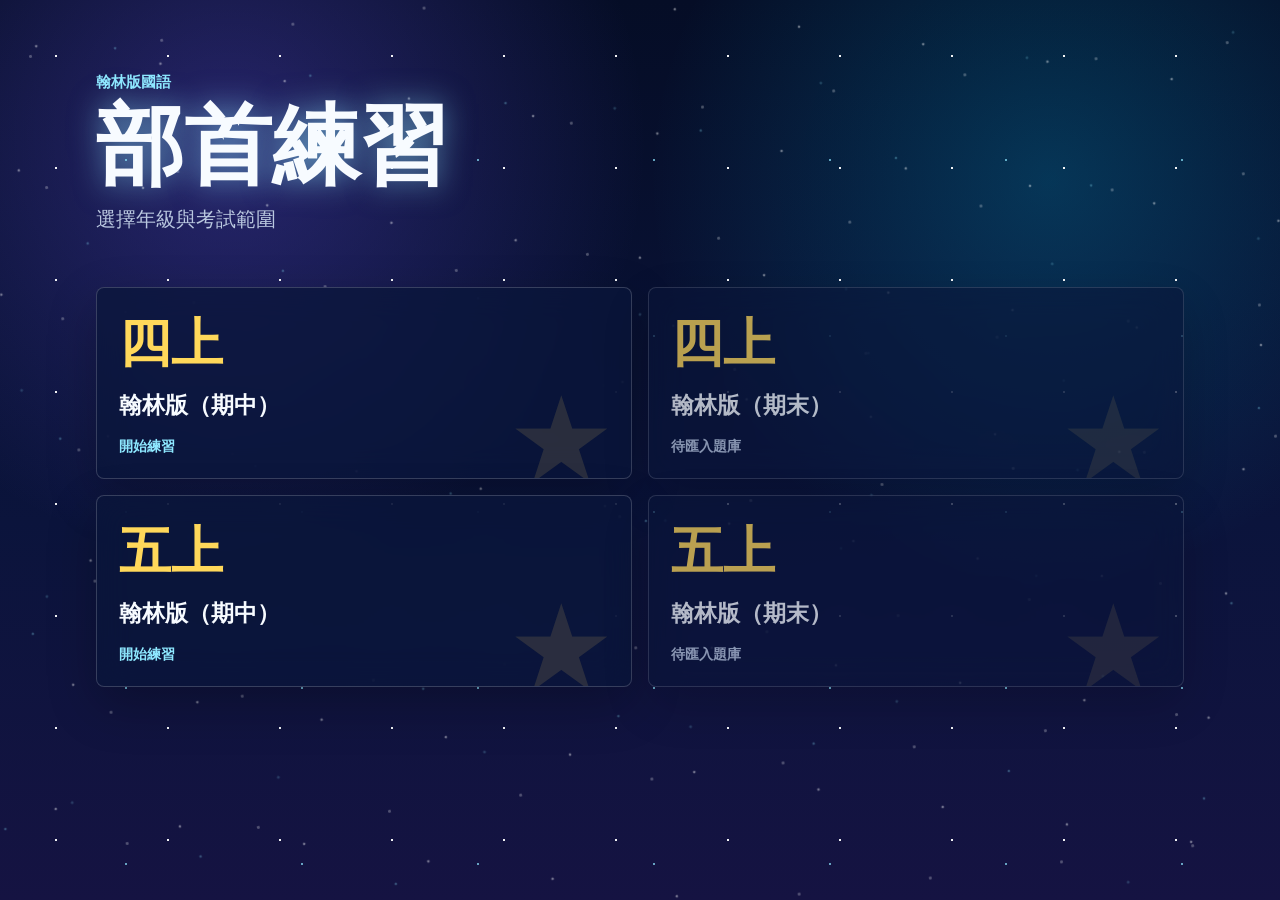
<file: index.html>
<!doctype html>
<html lang="zh-Hant">
  <head>
    <meta charset="UTF-8" />
    <meta name="viewport" content="width=device-width, initial-scale=1.0" />
    <title>部首練習｜選擇版本</title>
    <link rel="stylesheet" href="styles.css" />
  </head>
  <body>
    <div class="star-field" aria-hidden="true"></div>

    <main class="version-home">
      <header class="home-header">
        <p class="eyebrow">翰林版國語</p>
        <h1>部首練習</h1>
        <p class="subtitle">選擇年級與考試範圍</p>
      </header>

      <section class="version-grid" aria-label="版本選擇">
        <button class="version-card ready" type="button" data-href="versions/grade4-hanlin-midterm/index.html">
          <span class="grade-mark">四上</span>
          <span class="version-name">翰林版（期中）</span>
          <span class="version-status">開始練習</span>
        </button>

        <button class="version-card pending" type="button" data-version="四上翰林版（期末）">
          <span class="grade-mark">四上</span>
          <span class="version-name">翰林版（期末）</span>
          <span class="version-status">待匯入題庫</span>
        </button>

        <button class="version-card ready" type="button" data-href="versions/grade5-hanlin-midterm/index.html">
          <span class="grade-mark">五上</span>
          <span class="version-name">翰林版（期中）</span>
          <span class="version-status">開始練習</span>
        </button>

        <button class="version-card pending" type="button" data-version="五上翰林版（期末）">
          <span class="grade-mark">五上</span>
          <span class="version-name">翰林版（期末）</span>
          <span class="version-status">待匯入題庫</span>
        </button>
      </section>
    </main>

    <dialog id="pendingDialog">
      <div class="dialog-star" aria-hidden="true">★</div>
      <h2 id="dialogTitle">題庫尚未匯入</h2>
      <p>這個版本的入口已建立，加入生字資料後就能開始遊戲。</p>
      <button id="dialogClose" type="button">知道了</button>
    </dialog>

    <script src="app.js"></script>
  </body>
</html>
</file>
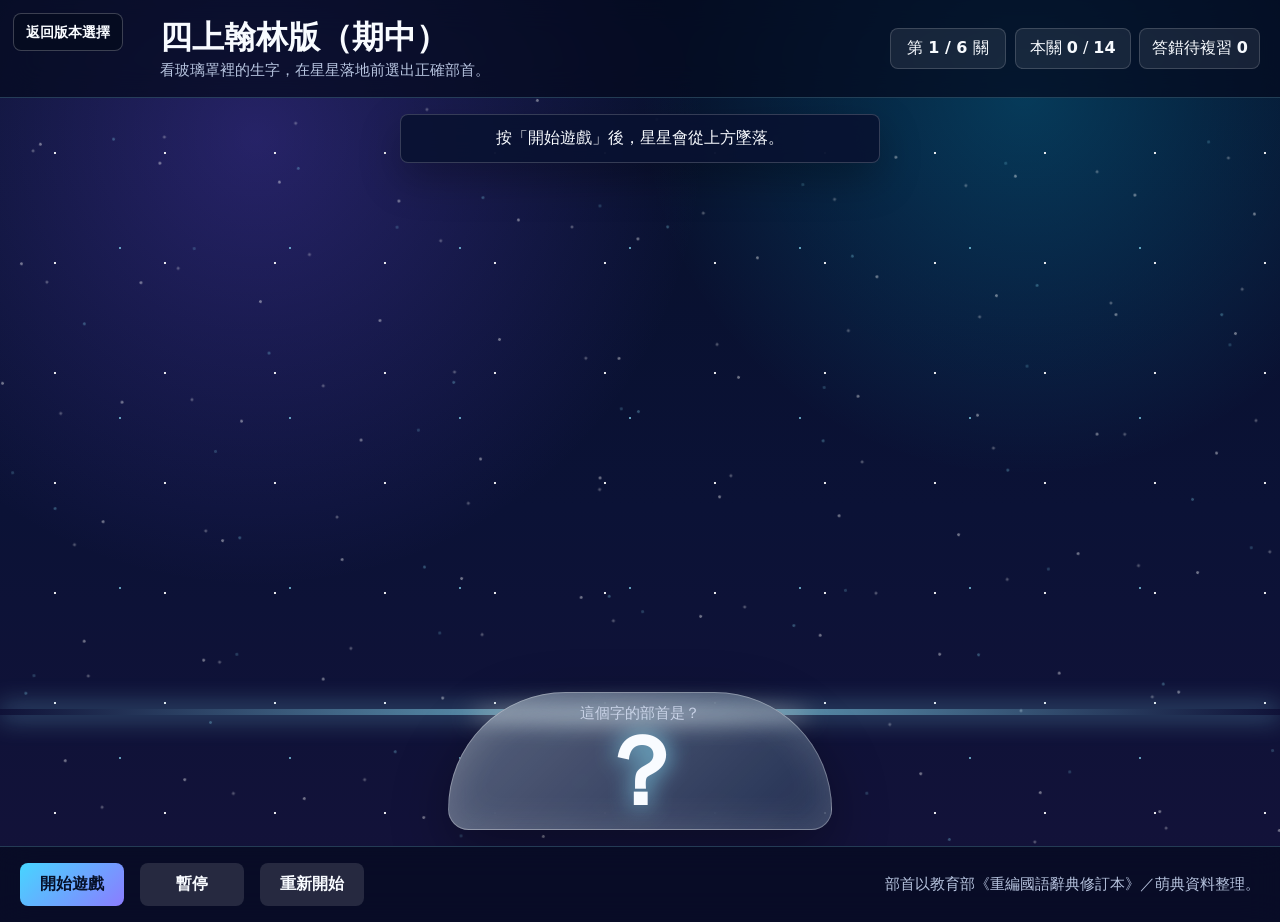
<file: versions/grade4-hanlin-midterm/index.html>
<!doctype html>
<html lang="zh-Hant">
  <head>
    <meta charset="UTF-8" />
    <meta name="viewport" content="width=device-width, initial-scale=1.0" />
    <title>四上翰林版（期中）</title>
    <link rel="stylesheet" href="styles.css?v=20261024-3" />
  </head>
  <body>
    <a class="home-link" href="../../index.html">返回版本選擇</a>
    <div class="game-shell">
      <header class="topbar">
        <div>
          <h1>四上翰林版（期中）</h1>
          <p>看玻璃罩裡的生字，在星星落地前選出正確部首。</p>
        </div>
        <div class="status-strip">
          <span>第 <b id="levelNow">1</b> 關</span>
          <span>本關 <b id="levelProgress">0</b> / <b id="levelTotal">0</b></span>
          <span>答錯待複習 <b id="missCount">0</b></span>
        </div>
      </header>
      <main class="sky">
        <div class="star-field" aria-hidden="true"></div>
        <section class="play-area" aria-label="部首選擇遊戲">
          <div class="message hidden" id="message"></div>
          <div class="fall-zone" id="fallZone"></div>
          <div class="ground-line"></div>
          <div class="word-dome">
            <div class="dome-glow"></div>
            <div class="target-label">這個字的部首是？</div>
            <div class="target-word" id="targetWord">？</div>
          </div>
        </section>
      </main>
      <footer class="controlbar">
        <button id="startButton" type="button">開始遊戲</button>
        <button id="pauseButton" type="button">暫停</button>
        <button id="restartButton" type="button">重新開始</button>
        <span id="sourceNote"></span>
      </footer>
    </div>
    <div class="level-overlay hidden" id="levelOverlay"><div class="big-like">讚</div></div>
    <div class="final-overlay hidden" id="finalOverlay">
      <div class="like-ring"><span>讚</span><span>讚</span><span>讚</span><span>讚</span><span>讚</span><span>讚</span></div>
      <div class="gold-star">★</div>
      <h2>全部過關</h2>
    </div>
    <script src="app.js?v=20261024-3"></script>
  </body>
</html>
</file>
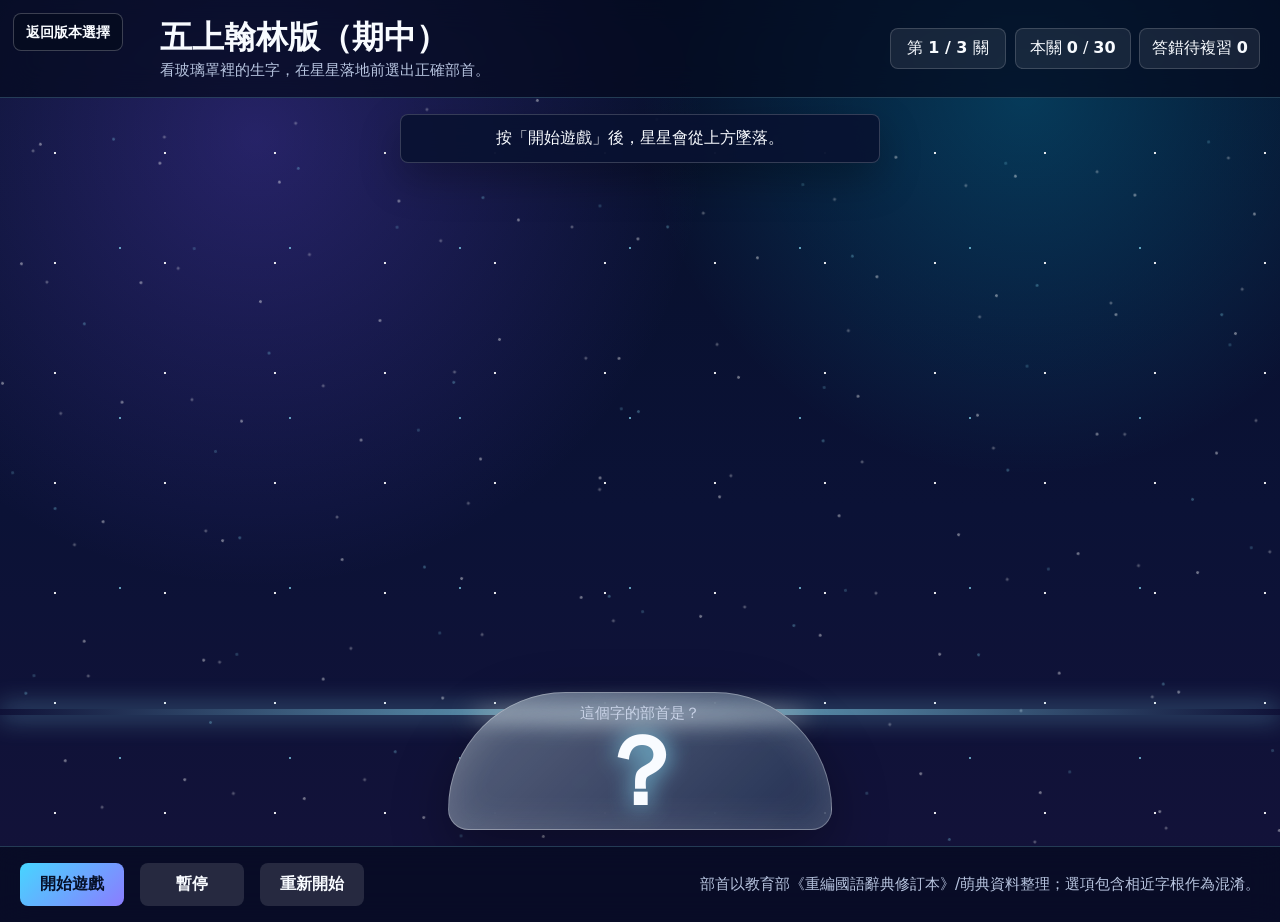
<file: versions/grade5-hanlin-midterm/index.html>
<!doctype html>
<html lang="zh-Hant">
  <head>
    <meta charset="UTF-8" />
    <meta name="viewport" content="width=device-width, initial-scale=1.0" />
    <title>五上翰林版（期中）｜部首練習</title>
    <link rel="stylesheet" href="styles.css?v=20261024-3" />
  </head>
  <body>
    <a class="home-link" href="../../index.html">返回版本選擇</a>
    <div class="game-shell">
      <header class="topbar">
        <div>
          <h1>五上翰林版（期中）</h1>
          <p>看玻璃罩裡的生字，在星星落地前選出正確部首。</p>
        </div>
        <div class="status-strip">
          <span>第 <b id="levelNow">1</b> 關</span>
          <span>本關 <b id="levelProgress">0</b> / <b id="levelTotal">0</b></span>
          <span>答錯待複習 <b id="missCount">0</b></span>
        </div>
      </header>
      <main class="sky">
        <div class="star-field" aria-hidden="true"></div>
        <section class="play-area" aria-label="部首選擇遊戲">
          <div class="message hidden" id="message"></div>
          <div class="fall-zone" id="fallZone"></div>
          <div class="ground-line"></div>
          <div class="word-dome">
            <div class="dome-glow"></div>
            <div class="target-label">這個字的部首是？</div>
            <div class="target-word" id="targetWord">？</div>
          </div>
        </section>
      </main>
      <footer class="controlbar">
        <button id="startButton" type="button">開始遊戲</button>
        <button id="pauseButton" type="button">暫停</button>
        <button id="restartButton" type="button">重新開始</button>
        <span id="sourceNote"></span>
      </footer>
    </div>
    <div class="level-overlay hidden" id="levelOverlay"><div class="big-like">讚</div></div>
    <div class="final-overlay hidden" id="finalOverlay">
      <div class="like-ring"><span>讚</span><span>讚</span><span>讚</span><span>讚</span><span>讚</span><span>讚</span></div>
      <div class="gold-star">★</div>
      <h2>全部過關</h2>
    </div>
    <script src="app.js?v=20261024-3"></script>
  </body>
</html>
</file>
<file: styles.css>
:root {
  color-scheme: dark;
  font-family: "Microsoft JhengHei", "Noto Sans TC", system-ui, sans-serif;
  --ink: #f7fbff;
  --muted: #b9c7df;
  --cyan: #8ee8ff;
  --gold: #ffd85a;
  --panel: rgba(10, 22, 58, 0.74);
}

* {
  box-sizing: border-box;
}

body {
  margin: 0;
  min-height: 100vh;
  overflow-x: hidden;
  color: var(--ink);
  background:
    radial-gradient(circle at 18% 16%, rgba(114, 89, 255, 0.3), transparent 26rem),
    radial-gradient(circle at 82% 20%, rgba(0, 190, 235, 0.22), transparent 25rem),
    linear-gradient(180deg, #050d26 0%, #0b143c 58%, #151342 100%);
}

button {
  font: inherit;
}

.star-field,
.star-field::before,
.star-field::after {
  position: fixed;
  inset: 0;
  pointer-events: none;
  content: "";
  background-image:
    radial-gradient(circle, rgba(255, 255, 255, 0.95) 0 1px, transparent 1.5px),
    radial-gradient(circle, rgba(142, 232, 255, 0.68) 0 1px, transparent 1.5px);
  background-position: 0 0, 38px 72px;
  background-size: 112px 112px, 176px 176px;
  animation: twinkle 4.5s ease-in-out infinite alternate;
}

.star-field::before {
  opacity: 0.42;
  transform: rotate(8deg) scale(1.12);
}

.star-field::after {
  opacity: 0.28;
  transform: rotate(-7deg) scale(1.18);
}

.version-home {
  position: relative;
  z-index: 1;
  width: min(68rem, calc(100% - 2rem));
  margin: 0 auto;
  padding: clamp(2.5rem, 8vh, 6rem) 0 3rem;
}

.home-header {
  margin-bottom: clamp(2rem, 6vh, 4rem);
}

.eyebrow {
  margin: 0 0 0.55rem;
  color: var(--cyan);
  font-size: 0.95rem;
  font-weight: 800;
}

h1 {
  margin: 0;
  font-size: clamp(2.5rem, 7vw, 5.5rem);
  line-height: 1;
  letter-spacing: 0;
  text-shadow: 0 0 30px rgba(142, 232, 255, 0.55);
}

.subtitle {
  margin: 1rem 0 0;
  color: var(--muted);
  font-size: clamp(1rem, 2vw, 1.25rem);
}

.version-grid {
  display: grid;
  grid-template-columns: repeat(2, minmax(0, 1fr));
  gap: 1rem;
}

.version-card {
  position: relative;
  display: grid;
  min-height: 12rem;
  padding: 1.35rem;
  overflow: hidden;
  border: 1px solid rgba(255, 255, 255, 0.18);
  border-radius: 8px;
  background: var(--panel);
  color: var(--ink);
  text-align: left;
  box-shadow: 0 18px 50px rgba(0, 0, 0, 0.24);
  backdrop-filter: blur(16px);
  cursor: pointer;
  transition: transform 180ms ease, border-color 180ms ease, background 180ms ease;
}

.version-card::after {
  position: absolute;
  right: 1rem;
  bottom: -1.45rem;
  color: rgba(255, 216, 90, 0.13);
  content: "★";
  font-size: 7.5rem;
  line-height: 1;
}

.version-card:hover,
.version-card:focus-visible {
  border-color: rgba(142, 232, 255, 0.78);
  background: rgba(17, 40, 85, 0.88);
  outline: none;
  transform: translateY(-4px);
}

.version-card.pending {
  opacity: 0.72;
}

.grade-mark {
  color: var(--gold);
  font-size: clamp(2rem, 5vw, 3.25rem);
  font-weight: 950;
}

.version-name {
  align-self: end;
  font-size: clamp(1.1rem, 2.5vw, 1.45rem);
  font-weight: 800;
}

.version-status {
  z-index: 1;
  align-self: end;
  width: max-content;
  margin-top: 0.65rem;
  color: var(--cyan);
  font-size: 0.9rem;
  font-weight: 700;
}

.pending .version-status {
  color: var(--muted);
}

dialog {
  width: min(26rem, calc(100% - 2rem));
  padding: 1.5rem;
  border: 1px solid rgba(142, 232, 255, 0.4);
  border-radius: 8px;
  background: #0d1940;
  color: var(--ink);
  box-shadow: 0 24px 80px rgba(0, 0, 0, 0.55);
  text-align: center;
}

dialog::backdrop {
  background: rgba(2, 6, 22, 0.72);
  backdrop-filter: blur(5px);
}

dialog h2 {
  margin: 0.45rem 0 0.65rem;
}

dialog p {
  margin: 0 0 1.25rem;
  color: var(--muted);
  line-height: 1.7;
}

.dialog-star {
  color: var(--gold);
  font-size: 3.5rem;
  text-shadow: 0 0 22px rgba(255, 216, 90, 0.75);
}

#dialogClose {
  min-width: 7rem;
  padding: 0.7rem 1rem;
  border: 0;
  border-radius: 8px;
  background: linear-gradient(135deg, #64dcff, #a697ff);
  color: #07122e;
  font-weight: 900;
  cursor: pointer;
}

@keyframes twinkle {
  from { opacity: 0.68; }
  to { opacity: 1; }
}

@media (max-width: 680px) {
  .version-home {
    padding-top: 2.25rem;
  }

  .version-grid {
    grid-template-columns: 1fr;
  }

  .version-card {
    min-height: 9.5rem;
  }
}

@media (prefers-reduced-motion: reduce) {
  .star-field,
  .star-field::before,
  .star-field::after {
    animation: none;
  }

  .version-card {
    transition: none;
  }
}
</file>
<file: versions/grade4-hanlin-midterm/styles.css>
:root { color-scheme: dark; --ink:#f8fbff; --muted:#b7c4df; --cyan:#8ee8ff; --gold:#ffd85a; --danger:#ff6270; }
* { box-sizing: border-box; } body { margin:0; min-height:100vh; color:var(--ink); font-family:"Microsoft JhengHei","Noto Sans TC",system-ui,sans-serif; background:radial-gradient(circle at 20% 15%,rgba(118,82,255,.28),transparent 28rem),radial-gradient(circle at 80% 10%,rgba(0,209,255,.22),transparent 24rem),linear-gradient(180deg,#061029 0%,#0b1236 55%,#14123a 100%); overflow:hidden; } button { border:0; color:inherit; font:inherit; cursor:pointer; } h1,h2,p { margin:0; }
.game-shell { display:grid; grid-template-rows:auto 1fr auto; min-height:100vh; }
.topbar,.controlbar { position:relative; z-index:5; display:flex; align-items:center; justify-content:space-between; gap:1rem; padding:1rem 1.25rem; background:rgba(5,11,31,.72); border-bottom:1px solid rgba(142,232,255,.22); backdrop-filter:blur(16px); }
.home-link { position:fixed; top:.8rem; left:.8rem; z-index:12; padding:.55rem .75rem; border:1px solid rgba(255,255,255,.22); border-radius:8px; background:rgba(5,11,31,.82); color:var(--ink); font-size:.9rem; font-weight:700; text-decoration:none; backdrop-filter:blur(12px); }
.home-link:hover,.home-link:focus-visible { border-color:var(--cyan); outline:none; box-shadow:0 0 18px rgba(142,232,255,.34); } .topbar { padding-left:10rem; }
.topbar h1 { font-size:clamp(1.35rem,3vw,2rem); } .topbar p,#sourceNote { color:var(--muted); font-size:.95rem; }
.status-strip { display:flex; flex-wrap:wrap; justify-content:flex-end; gap:.55rem; } .status-strip span { min-width:7.25rem; padding:.55rem .7rem; border:1px solid rgba(255,255,255,.16); border-radius:8px; background:rgba(255,255,255,.08); text-align:center; }
.sky { position:relative; overflow:hidden; } .star-field,.star-field:before,.star-field:after { position:absolute; inset:0; content:""; background-image:radial-gradient(circle,rgba(255,255,255,.9) 0 1px,transparent 1.5px),radial-gradient(circle,rgba(142,232,255,.65) 0 1px,transparent 1.5px); background-position:0 0,35px 65px; background-size:110px 110px,170px 170px; animation:twinkle 4s ease-in-out infinite alternate; }
.star-field:before { opacity:.45; transform:rotate(9deg) scale(1.1); } .star-field:after { opacity:.3; transform:rotate(-6deg) scale(1.2); }
.play-area { position:relative; height:calc(100vh - 9.5rem); min-height:34rem; overflow:hidden; } .fall-zone { position:absolute; inset:0 0 8.5rem; z-index:2; }
.ground-line { position:absolute; right:0; bottom:8.2rem; left:0; z-index:3; height:.35rem; background:linear-gradient(90deg,transparent,rgba(142,232,255,.75),transparent); box-shadow:0 0 26px rgba(142,232,255,.8); }
.word-dome { position:absolute; bottom:1rem; left:50%; z-index:4; display:grid; width:min(24rem,calc(100vw - 2rem)); height:8.6rem; place-items:center; transform:translateX(-50%); border:1px solid rgba(255,255,255,.36); border-radius:8rem 8rem 1.4rem 1.4rem; background:linear-gradient(135deg,rgba(255,255,255,.28),rgba(255,255,255,.05)),rgba(32,55,90,.55); box-shadow:inset 0 0 38px rgba(255,255,255,.16),0 18px 55px rgba(0,0,0,.36); backdrop-filter:blur(10px); }
.dome-glow { position:absolute; inset:.6rem 1.2rem auto; height:1.5rem; border-radius:50%; background:rgba(255,255,255,.35); filter:blur(10px); } .target-label { align-self:end; color:var(--muted); font-size:.95rem; } .target-word { align-self:start; font-size:clamp(3.5rem,11vw,6rem); font-weight:900; line-height:1; text-shadow:0 0 24px rgba(142,232,255,.95); }
.falling-star { position:absolute; top:-6rem; z-index:4; display:grid; place-items:center; aspect-ratio:1; clip-path:polygon(50% 0%,61% 33%,96% 34%,68% 55%,79% 90%,50% 69%,21% 90%,32% 55%,4% 34%,39% 33%); background:radial-gradient(circle at 35% 28%,#fff8bd 0 14%,var(--gold) 15% 48%,#f5a623 72%,#be6d00 100%); width:var(--w); margin-left:calc(var(--w) / -2); color:#271700; font-size:2.45rem; font-weight:900; filter:drop-shadow(0 0 24px rgba(255,216,90,.75)); animation-name:fall; animation-timing-function:linear; animation-fill-mode:forwards; }
.falling-star.small{--w:6.36rem}.falling-star.medium{--w:7.44rem}.falling-star.large{--w:8.64rem}.falling-star.wide{--w:8.16rem}.falling-star:hover,.falling-star:focus-visible{outline:3px solid #fff; transform:scale(1.08)} .falling-star.correct{background:radial-gradient(circle at 35% 28%,#fff 0 14%,#80ffb8 15% 52%,#18b875 76%)} .falling-star.wrong{background:radial-gradient(circle at 35% 28%,#fff 0 14%,#ff91a4 15% 52%,#e33b50 76%)}
.answer-reveal { width:13rem!important; margin-left:0; animation:none!important; transform:translate(-50%,-50%); transition:all .35s ease; } .fade-away { opacity:0; pointer-events:none; transition:opacity .28s ease; }
.falling-star.exploded { opacity:0; transition:none; } .explosion { position:absolute; z-index:6; width:0; height:0; pointer-events:none; } .explosion span { position:absolute; top:0; left:0; border-radius:50%; }
.explosion .blast { width:9rem; height:9rem; margin:-4.5rem 0 0 -4.5rem; background:radial-gradient(circle,#fff 0 12%,#fff3a0 22%,#ffb02e 45%,rgba(255,80,40,.75) 62%,transparent 72%); animation:blast .75s ease-out forwards; } .explosion .shockwave { width:3rem; height:3rem; margin:-1.5rem 0 0 -1.5rem; border:.3rem solid rgba(255,230,140,.9); animation:shockwave .7s ease-out forwards; }
.explosion .spark { width:.7rem; height:.7rem; margin:-.35rem 0 0 -.35rem; background:#fff2a6; box-shadow:0 0 12px #ffb02e; animation:spark .8s ease-out forwards; } .play-area.shake { animation:shake .45s ease-in-out; }
.message { position:absolute; top:1rem; left:50%; z-index:7; min-width:min(30rem,calc(100vw - 2rem)); padding:.8rem 1rem; transform:translateX(-50%); border:1px solid rgba(255,255,255,.18); border-radius:8px; background:rgba(8,18,48,.88); text-align:center; box-shadow:0 16px 40px rgba(0,0,0,.28); backdrop-filter:blur(12px); } .message.danger { border-color:rgba(255,98,112,.45); background:rgba(75,12,24,.92); } .hidden { display:none!important; }
.controlbar { border-top:1px solid rgba(142,232,255,.22); border-bottom:0; } .controlbar button { min-width:6.5rem; padding:.7rem .9rem; border-radius:8px; background:linear-gradient(135deg,#47d5ff,#8b7cff); color:#061029; font-weight:800; } .controlbar button:nth-child(2),.controlbar button:nth-child(3){background:rgba(255,255,255,.12);color:var(--ink)} #sourceNote { margin-left:auto; text-align:right; }
.level-overlay,.final-overlay { position:fixed; inset:0; z-index:20; display:grid; place-items:center; background:rgba(3,7,22,.54); backdrop-filter:blur(8px); } .big-like { color:#fff2a6; font-size:clamp(7rem,22vw,18rem); font-weight:1000; text-shadow:0 0 20px rgba(255,216,90,1),0 0 70px rgba(255,125,194,.75); animation:likePop 1.45s ease forwards; }
.like-ring { position:relative; width:min(28rem,78vw); aspect-ratio:1; animation:spinRing 3.8s ease-in-out forwards; } .like-ring span { position:absolute; top:50%; left:50%; display:grid; width:5rem; height:5rem; place-items:center; border-radius:50%; background:rgba(255,255,255,.12); color:#fff2a6; font-size:2.2rem; font-weight:950; box-shadow:0 0 24px rgba(255,216,90,.7); }
.like-ring span:nth-child(1){transform:translate(-50%,-50%) rotate(0deg) translateY(-12rem) rotate(0deg)}.like-ring span:nth-child(2){transform:translate(-50%,-50%) rotate(60deg) translateY(-12rem) rotate(-60deg)}.like-ring span:nth-child(3){transform:translate(-50%,-50%) rotate(120deg) translateY(-12rem) rotate(-120deg)}.like-ring span:nth-child(4){transform:translate(-50%,-50%) rotate(180deg) translateY(-12rem) rotate(-180deg)}.like-ring span:nth-child(5){transform:translate(-50%,-50%) rotate(240deg) translateY(-12rem) rotate(-240deg)}.like-ring span:nth-child(6){transform:translate(-50%,-50%) rotate(300deg) translateY(-12rem) rotate(-300deg)}
.gold-star { position:absolute; z-index:2; color:var(--gold); font-size:clamp(8rem,26vw,20rem); text-shadow:0 0 20px #fff,0 0 50px rgba(255,216,90,1),0 0 100px rgba(255,133,194,.8); animation:starShine 1.15s ease-in-out infinite alternate; } .final-overlay h2 { position:absolute; bottom:12vh; z-index:3; font-size:clamp(2.5rem,7vw,5rem); text-shadow:0 0 28px rgba(142,232,255,.95); }
@keyframes fall{0%{top:calc(var(--w) * -1);transform:rotate(-8deg)}100%{top:calc(100% - var(--w));transform:rotate(24deg)}} @keyframes blast{0%{transform:scale(.15);opacity:1}60%{opacity:.95}100%{transform:scale(1.5);opacity:0}} @keyframes shockwave{0%{transform:scale(.3);opacity:1}100%{transform:scale(5);opacity:0}} @keyframes spark{0%{transform:rotate(var(--angle)) translateY(0) scale(1);opacity:1}100%{transform:rotate(var(--angle)) translateY(-7rem) scale(.3);opacity:0}} @keyframes shake{0%,100%{transform:translate(0,0)}20%{transform:translate(-8px,4px)}40%{transform:translate(7px,-5px)}60%{transform:translate(-5px,3px)}80%{transform:translate(4px,-2px)}} @keyframes twinkle{from{opacity:.7}to{opacity:1}} @keyframes likePop{0%{opacity:0;transform:scale(.2) rotate(-14deg)}55%{opacity:1;transform:scale(1.14) rotate(4deg)}100%{opacity:0;transform:scale(.88)}} @keyframes spinRing{0%{transform:rotate(0deg) scale(.65);opacity:0}15%{opacity:1}82%{transform:rotate(720deg) scale(1);opacity:1}100%{transform:rotate(720deg) scale(1.06);opacity:.25}} @keyframes starShine{from{transform:scale(.92) rotate(-3deg);filter:brightness(1)}to{transform:scale(1.04) rotate(3deg);filter:brightness(1.35)}}
@media (max-width:760px){body{overflow:auto}.home-link{position:relative;top:auto;left:auto;display:inline-block;margin:.65rem .65rem 0;width:max-content}.topbar{padding-left:1.25rem}.topbar,.controlbar{align-items:stretch;flex-direction:column}.status-strip{justify-content:stretch}.status-strip span{flex:1 1 8rem}.play-area{height:calc(100vh - 15rem);min-height:32rem}.falling-star.small,.falling-star.medium,.falling-star.large,.falling-star.wide{--w:min(5.76rem,24vw);font-size:2.1rem}#sourceNote{margin-left:0;text-align:left}}
@media (prefers-reduced-motion:reduce){.play-area.shake{animation:none}}
</file>
<file: versions/grade5-hanlin-midterm/styles.css>
:root { color-scheme: dark; --ink:#f8fbff; --muted:#b7c4df; --cyan:#8ee8ff; --gold:#ffd85a; --danger:#ff6270; }
* { box-sizing: border-box; } body { margin:0; min-height:100vh; color:var(--ink); font-family:"Microsoft JhengHei","Noto Sans TC",system-ui,sans-serif; background:radial-gradient(circle at 20% 15%,rgba(118,82,255,.28),transparent 28rem),radial-gradient(circle at 80% 10%,rgba(0,209,255,.22),transparent 24rem),linear-gradient(180deg,#061029 0%,#0b1236 55%,#14123a 100%); overflow:hidden; } button { border:0; color:inherit; font:inherit; cursor:pointer; } h1,h2,p { margin:0; }
.game-shell { display:grid; grid-template-rows:auto 1fr auto; min-height:100vh; }
.topbar,.controlbar { position:relative; z-index:5; display:flex; align-items:center; justify-content:space-between; gap:1rem; padding:1rem 1.25rem; background:rgba(5,11,31,.72); border-bottom:1px solid rgba(142,232,255,.22); backdrop-filter:blur(16px); }
.home-link { position:fixed; top:.8rem; left:.8rem; z-index:12; padding:.55rem .75rem; border:1px solid rgba(255,255,255,.22); border-radius:8px; background:rgba(5,11,31,.82); color:var(--ink); font-size:.9rem; font-weight:700; text-decoration:none; backdrop-filter:blur(12px); }
.home-link:hover,.home-link:focus-visible { border-color:var(--cyan); outline:none; box-shadow:0 0 18px rgba(142,232,255,.34); } .topbar { padding-left:10rem; }
.topbar h1 { font-size:clamp(1.35rem,3vw,2rem); } .topbar p,#sourceNote { color:var(--muted); font-size:.95rem; }
.status-strip { display:flex; flex-wrap:wrap; justify-content:flex-end; gap:.55rem; } .status-strip span { min-width:7.25rem; padding:.55rem .7rem; border:1px solid rgba(255,255,255,.16); border-radius:8px; background:rgba(255,255,255,.08); text-align:center; }
.sky { position:relative; overflow:hidden; } .star-field,.star-field:before,.star-field:after { position:absolute; inset:0; content:""; background-image:radial-gradient(circle,rgba(255,255,255,.9) 0 1px,transparent 1.5px),radial-gradient(circle,rgba(142,232,255,.65) 0 1px,transparent 1.5px); background-position:0 0,35px 65px; background-size:110px 110px,170px 170px; animation:twinkle 4s ease-in-out infinite alternate; }
.star-field:before { opacity:.45; transform:rotate(9deg) scale(1.1); } .star-field:after { opacity:.3; transform:rotate(-6deg) scale(1.2); }
.play-area { position:relative; height:calc(100vh - 9.5rem); min-height:34rem; overflow:hidden; } .fall-zone { position:absolute; inset:0 0 8.5rem; z-index:2; }
.ground-line { position:absolute; right:0; bottom:8.2rem; left:0; z-index:3; height:.35rem; background:linear-gradient(90deg,transparent,rgba(142,232,255,.75),transparent); box-shadow:0 0 26px rgba(142,232,255,.8); }
.word-dome { position:absolute; bottom:1rem; left:50%; z-index:4; display:grid; width:min(24rem,calc(100vw - 2rem)); height:8.6rem; place-items:center; transform:translateX(-50%); border:1px solid rgba(255,255,255,.36); border-radius:8rem 8rem 1.4rem 1.4rem; background:linear-gradient(135deg,rgba(255,255,255,.28),rgba(255,255,255,.05)),rgba(32,55,90,.55); box-shadow:inset 0 0 38px rgba(255,255,255,.16),0 18px 55px rgba(0,0,0,.36); backdrop-filter:blur(10px); }
.dome-glow { position:absolute; inset:.6rem 1.2rem auto; height:1.5rem; border-radius:50%; background:rgba(255,255,255,.35); filter:blur(10px); } .target-label { align-self:end; color:var(--muted); font-size:.95rem; } .target-word { align-self:start; font-size:clamp(3.5rem,11vw,6rem); font-weight:900; line-height:1; text-shadow:0 0 24px rgba(142,232,255,.95); }
.falling-star { position:absolute; top:-6rem; z-index:4; display:grid; place-items:center; aspect-ratio:1; clip-path:polygon(50% 0%,61% 33%,96% 34%,68% 55%,79% 90%,50% 69%,21% 90%,32% 55%,4% 34%,39% 33%); background:radial-gradient(circle at 35% 28%,#fff8bd 0 14%,var(--gold) 15% 48%,#f5a623 72%,#be6d00 100%); width:var(--w); margin-left:calc(var(--w) / -2); color:#271700; font-size:2.45rem; font-weight:900; filter:drop-shadow(0 0 24px rgba(255,216,90,.75)); animation-name:fall; animation-timing-function:linear; animation-fill-mode:forwards; }
.falling-star.small{--w:6.36rem}.falling-star.medium{--w:7.44rem}.falling-star.large{--w:8.64rem}.falling-star.wide{--w:8.16rem}.falling-star:hover,.falling-star:focus-visible{outline:3px solid #fff; transform:scale(1.08)} .falling-star.correct{background:radial-gradient(circle at 35% 28%,#fff 0 14%,#80ffb8 15% 52%,#18b875 76%)} .falling-star.wrong{background:radial-gradient(circle at 35% 28%,#fff 0 14%,#ff91a4 15% 52%,#e33b50 76%)}
.answer-reveal { width:13rem!important; margin-left:0; animation:none!important; transform:translate(-50%,-50%); transition:all .35s ease; } .fade-away { opacity:0; pointer-events:none; transition:opacity .28s ease; }
.falling-star.exploded { opacity:0; transition:none; } .explosion { position:absolute; z-index:6; width:0; height:0; pointer-events:none; } .explosion span { position:absolute; top:0; left:0; border-radius:50%; }
.explosion .blast { width:9rem; height:9rem; margin:-4.5rem 0 0 -4.5rem; background:radial-gradient(circle,#fff 0 12%,#fff3a0 22%,#ffb02e 45%,rgba(255,80,40,.75) 62%,transparent 72%); animation:blast .75s ease-out forwards; } .explosion .shockwave { width:3rem; height:3rem; margin:-1.5rem 0 0 -1.5rem; border:.3rem solid rgba(255,230,140,.9); animation:shockwave .7s ease-out forwards; }
.explosion .spark { width:.7rem; height:.7rem; margin:-.35rem 0 0 -.35rem; background:#fff2a6; box-shadow:0 0 12px #ffb02e; animation:spark .8s ease-out forwards; } .play-area.shake { animation:shake .45s ease-in-out; }
.message { position:absolute; top:1rem; left:50%; z-index:7; min-width:min(30rem,calc(100vw - 2rem)); padding:.8rem 1rem; transform:translateX(-50%); border:1px solid rgba(255,255,255,.18); border-radius:8px; background:rgba(8,18,48,.88); text-align:center; box-shadow:0 16px 40px rgba(0,0,0,.28); backdrop-filter:blur(12px); } .message.danger { border-color:rgba(255,98,112,.45); background:rgba(75,12,24,.92); } .hidden { display:none!important; }
.controlbar { border-top:1px solid rgba(142,232,255,.22); border-bottom:0; } .controlbar button { min-width:6.5rem; padding:.7rem .9rem; border-radius:8px; background:linear-gradient(135deg,#47d5ff,#8b7cff); color:#061029; font-weight:800; } .controlbar button:nth-child(2),.controlbar button:nth-child(3){background:rgba(255,255,255,.12);color:var(--ink)} #sourceNote { margin-left:auto; text-align:right; }
.level-overlay,.final-overlay { position:fixed; inset:0; z-index:20; display:grid; place-items:center; background:rgba(3,7,22,.54); backdrop-filter:blur(8px); } .big-like { color:#fff2a6; font-size:clamp(7rem,22vw,18rem); font-weight:1000; text-shadow:0 0 20px rgba(255,216,90,1),0 0 70px rgba(255,125,194,.75); animation:likePop 1.45s ease forwards; }
.like-ring { position:relative; width:min(28rem,78vw); aspect-ratio:1; animation:spinRing 3.8s ease-in-out forwards; } .like-ring span { position:absolute; top:50%; left:50%; display:grid; width:5rem; height:5rem; place-items:center; border-radius:50%; background:rgba(255,255,255,.12); color:#fff2a6; font-size:2.2rem; font-weight:950; box-shadow:0 0 24px rgba(255,216,90,.7); }
.like-ring span:nth-child(1){transform:translate(-50%,-50%) rotate(0deg) translateY(-12rem) rotate(0deg)}.like-ring span:nth-child(2){transform:translate(-50%,-50%) rotate(60deg) translateY(-12rem) rotate(-60deg)}.like-ring span:nth-child(3){transform:translate(-50%,-50%) rotate(120deg) translateY(-12rem) rotate(-120deg)}.like-ring span:nth-child(4){transform:translate(-50%,-50%) rotate(180deg) translateY(-12rem) rotate(-180deg)}.like-ring span:nth-child(5){transform:translate(-50%,-50%) rotate(240deg) translateY(-12rem) rotate(-240deg)}.like-ring span:nth-child(6){transform:translate(-50%,-50%) rotate(300deg) translateY(-12rem) rotate(-300deg)}
.gold-star { position:absolute; z-index:2; color:var(--gold); font-size:clamp(8rem,26vw,20rem); text-shadow:0 0 20px #fff,0 0 50px rgba(255,216,90,1),0 0 100px rgba(255,133,194,.8); animation:starShine 1.15s ease-in-out infinite alternate; } .final-overlay h2 { position:absolute; bottom:12vh; z-index:3; font-size:clamp(2.5rem,7vw,5rem); text-shadow:0 0 28px rgba(142,232,255,.95); }
@keyframes fall{0%{top:calc(var(--w) * -1);transform:rotate(-8deg)}100%{top:calc(100% - var(--w));transform:rotate(24deg)}} @keyframes blast{0%{transform:scale(.15);opacity:1}60%{opacity:.95}100%{transform:scale(1.5);opacity:0}} @keyframes shockwave{0%{transform:scale(.3);opacity:1}100%{transform:scale(5);opacity:0}} @keyframes spark{0%{transform:rotate(var(--angle)) translateY(0) scale(1);opacity:1}100%{transform:rotate(var(--angle)) translateY(-7rem) scale(.3);opacity:0}} @keyframes shake{0%,100%{transform:translate(0,0)}20%{transform:translate(-8px,4px)}40%{transform:translate(7px,-5px)}60%{transform:translate(-5px,3px)}80%{transform:translate(4px,-2px)}} @keyframes twinkle{from{opacity:.7}to{opacity:1}} @keyframes likePop{0%{opacity:0;transform:scale(.2) rotate(-14deg)}55%{opacity:1;transform:scale(1.14) rotate(4deg)}100%{opacity:0;transform:scale(.88)}} @keyframes spinRing{0%{transform:rotate(0deg) scale(.65);opacity:0}15%{opacity:1}82%{transform:rotate(720deg) scale(1);opacity:1}100%{transform:rotate(720deg) scale(1.06);opacity:.25}} @keyframes starShine{from{transform:scale(.92) rotate(-3deg);filter:brightness(1)}to{transform:scale(1.04) rotate(3deg);filter:brightness(1.35)}}
@media (max-width:760px){body{overflow:auto}.home-link{position:relative;top:auto;left:auto;display:inline-block;margin:.65rem .65rem 0;width:max-content}.topbar{padding-left:1.25rem}.topbar,.controlbar{align-items:stretch;flex-direction:column}.status-strip{justify-content:stretch}.status-strip span{flex:1 1 8rem}.play-area{height:calc(100vh - 15rem);min-height:32rem}.falling-star.small,.falling-star.medium,.falling-star.large,.falling-star.wide{--w:min(5.76rem,24vw);font-size:2.1rem}#sourceNote{margin-left:0;text-align:left}}
@media (prefers-reduced-motion:reduce){.play-area.shake{animation:none}}
</file>
